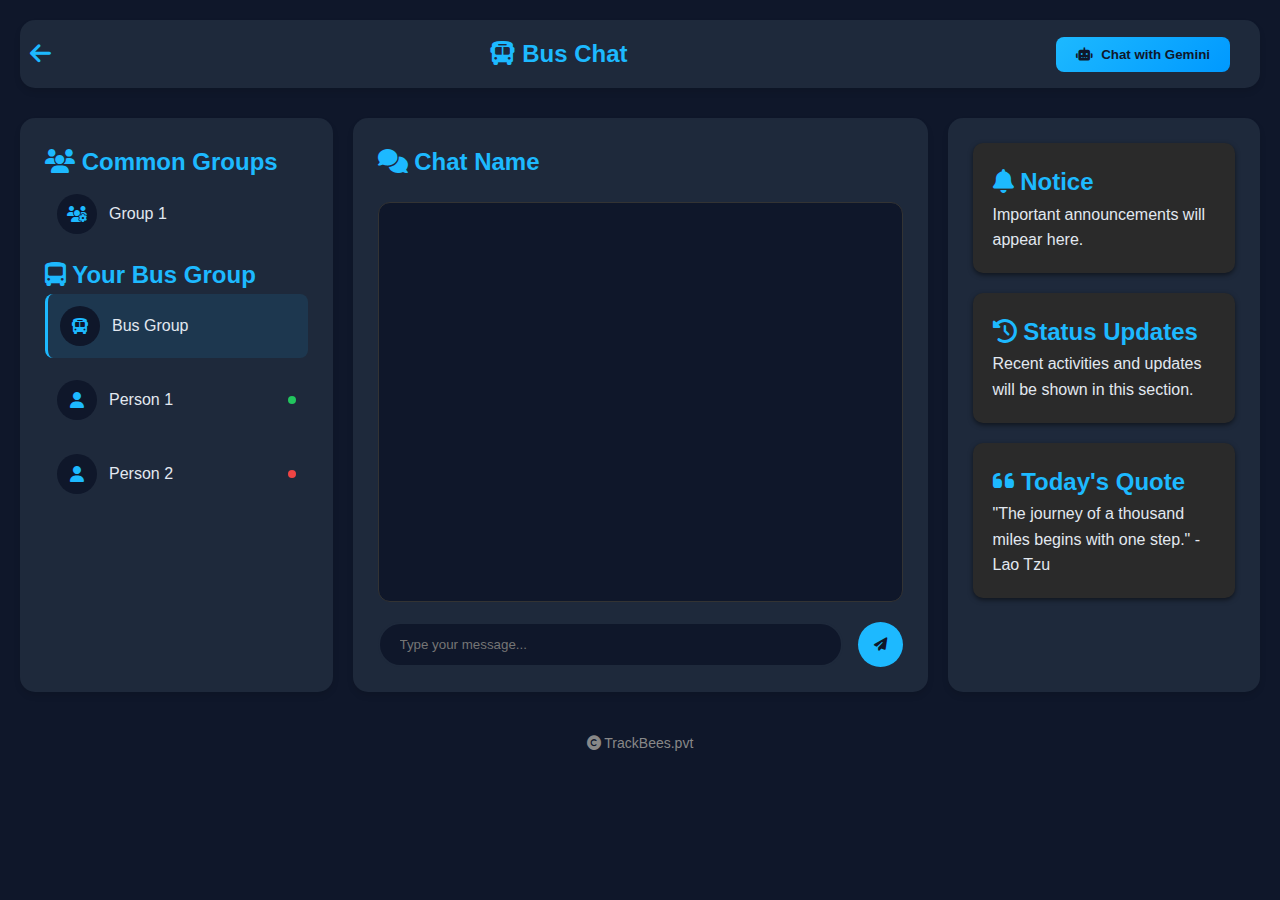
<file: templates/busgroup.html>
<!DOCTYPE html>
<html lang="en">
<head>
    <meta charset="UTF-8">
    <meta name="viewport" content="width=device-width, initial-scale=1.0">
    <title>Bus Chat</title>
    <link rel="icon" type="image/png" sizes="16x16" href="static/resources/favicon-16x16.png">
    <link rel="icon" type="image/png" sizes="32x32" href="static/resources/favicon-32x32.png">
    <link rel="stylesheet" href="https://cdnjs.cloudflare.com/ajax/libs/font-awesome/6.4.0/css/all.min.css">
    <link rel="stylesheet" href="../static/css/bugroup.css">
</head>
<body>
    <div class="container">
        <header>
            <a href="/afterlog" class="back-button">
                <i class="fas fa-arrow-left"></i>
            </a>
            <h1><i class="fas fa-bus"></i> Bus Chat</h1>
            <button class="gemini-button" onclick="openWebsite()">
                <i class="fas fa-robot"></i> Chat with Gemini
            </button>
        </header>
        
        <div class="content">
            <div class="column left-column">
                <h2><i class="fas fa-users"></i> Common Groups</h2>
                <div class="group">
                    <div class="avatar"><i class="fas fa-users-gear"></i></div>
                    <span>Group 1</span>
                </div>
                <h2><i class="fas fa-bus-simple"></i> Your Bus Group</h2>
                <div class="group active">
                    <div class="avatar"><i class="fas fa-bus"></i></div>
                    <span>Bus Group</span>
                </div>
                <div class="person">
                    <div class="avatar"><i class="fas fa-user"></i></div>
                    <span>Person 1</span>
                    <span class="status online"></span>
                </div>
                <div class="person">
                    <div class="avatar"><i class="fas fa-user"></i></div>
                    <span>Person 2</span>
                    <span class="status offline"></span>
                </div>
            </div>
            
            <div class="column middle-column">
                <h2 id="chat-name"><i class="fas fa-comments"></i> Chat Name</h2>
                <div class="chat-area" id="chat-area">
                    <!-- Chat messages will be added here -->
                </div>
                <div class="message-input">
                    <input type="text" id="message-input" placeholder="Type your message...">
                    <button id="send-button">
                        <i class="fas fa-paper-plane"></i>
                    </button>
                </div>
            </div>
            
            <div class="column right-column">
                <div class="notice-box">
                    <h2><i class="fas fa-bell"></i> Notice</h2>
                    <p>Important announcements will appear here.</p>
                </div>
                <div class="status-updates-box">
                    <h2><i class="fas fa-clock-rotate-left"></i> Status Updates</h2>
                    <p>Recent activities and updates will be shown in this section.</p>
                </div>
                <div class="quote-box">
                    <h2><i class="fas fa-quote-left"></i> Today's Quote</h2>
                    <p>"The journey of a thousand miles begins with one step." - Lao Tzu</p>
                </div>
            </div>
        </div>
        
        <footer>
            <p><i class="fas fa-copyright"></i> TrackBees.pvt</p>
        </footer>
    </div>

    <script src="../static/js/busgroup.js"></script>
</body>
</html>
</file>
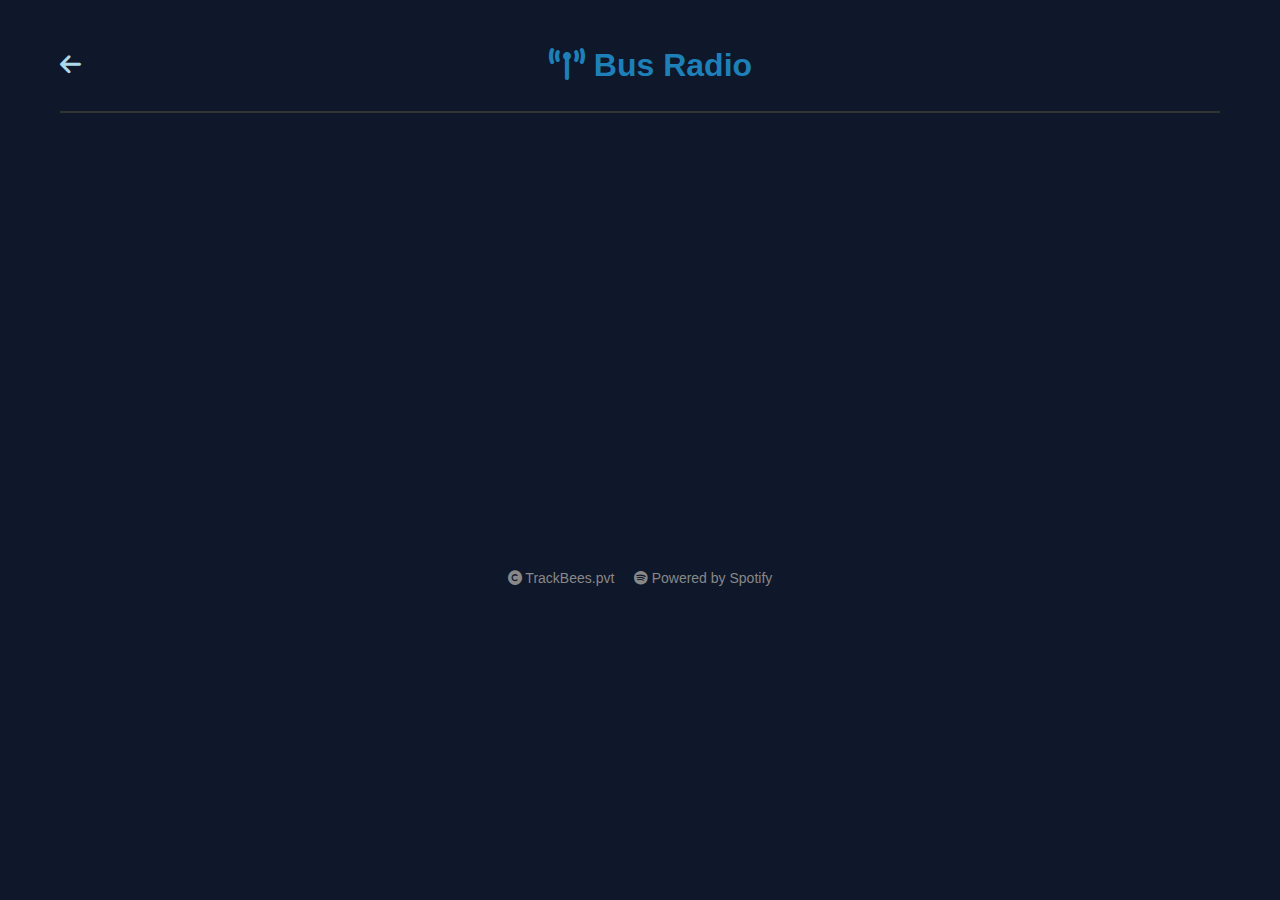
<file: templates/busradio.html>
<!DOCTYPE html>
<html lang="en">
<head>
    <meta charset="UTF-8">
    <meta name="viewport" content="width=device-width, initial-scale=1.0">
    <title>Bus Radio</title>
    <link rel="icon" type="image/png" sizes="16x16" href="static/resources/favicon-16x16.png">
    <link rel="icon" type="image/png" sizes="32x32" href="static/resources/favicon-32x32.png">
    <link href="../static/css/busradio.css" rel="stylesheet"/>
    <link rel="stylesheet" href="https://cdnjs.cloudflare.com/ajax/libs/font-awesome/6.4.0/css/all.min.css">
    <style>
        
    </style>
</head>
<body>
    <div class="container">
        <header>
            <a href="/afterlog" class="back-button"><i class="fas fa-arrow-left"></i></a>
            <h1><i class="fas fa-broadcast-tower"></i> Bus Radio</h1>
        </header>
        
        <div class="content">
            <div class="column">
                <h2><i class="fas fa-users"></i> People in the Room</h2>
                <div class="person"><i class="fas fa-user-circle"></i>John Doe</div>
                <div class="person"><i class="fas fa-user-circle"></i>Jane Smith</div>
                <div class="person"><i class="fas fa-user-circle"></i>Sam Wilson</div>
                <div class="person"><i class="fas fa-user-circle"></i>Alice Brown</div>
            </div>
            
            <div class="column now-playing">
                <h2><i class="fas fa-music"></i> Now Playing</h2>
                <div class="album-art"><i class="fas fa-record-vinyl"></i></div>
                <div class="progress-bar"><div class="progress"></div></div>
                <div class="controls">
                    <button class="control-btn" id="prev"><i class="fas fa-backward"></i></button>
                    <button class="control-btn" id="play-pause"><i class="fas fa-play"></i></button>
                    <button class="control-btn" id="next"><i class="fas fa-forward"></i></button>
                </div>
            </div>
            
            <div class="column">
                <h2><i class="fas fa-list-music"></i> Suggest next song</h2>
                <div class="song"><i class="fas fa-music"></i>Blinding Lights</div>
                <div class="song"><i class="fas fa-music"></i>Levitating</div>
                <div class="song"><i class="fas fa-music"></i>Save Your Tears</div>
                <div class="search-bar">
                    <input type="text" class="search-input" placeholder="Search for a song...">
                    <button class="search-btn"><i class="fas fa-search"></i></button>
                </div>
            </div>
        </div>
        
        <footer>
            <p><i class="fas fa-copyright"></i> TrackBees.pvt &nbsp;&nbsp;&nbsp; <i class="fab fa-spotify"></i> Powered by Spotify</p>
        </footer>
    </div>
    <script src="../static/js/busradio.js"></script>

</body>
</html>
</file>
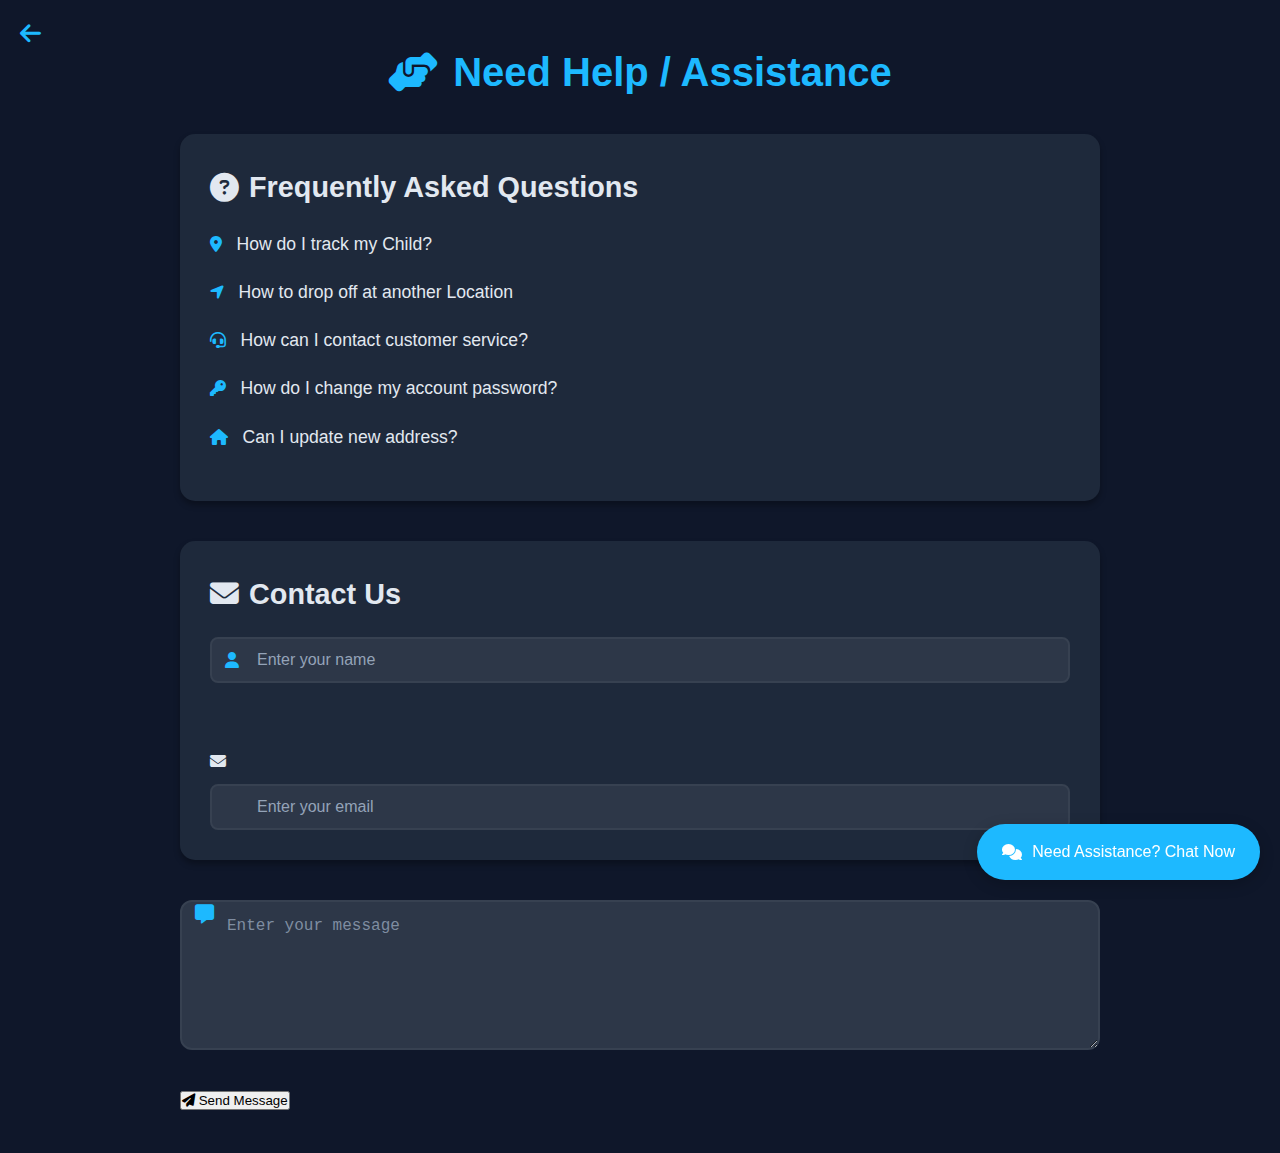
<file: templates/needhelp.html>
<!DOCTYPE html>
<html lang="en">
<head>
    <meta charset="UTF-8">
    <meta name="viewport" content="width=device-width, initial-scale=1.0">
    <title>Need Help / Assistance</title>
    <link rel="icon" type="image/png" sizes="16x16" href="static/resources/favicon-16x16.png">
    <link rel="icon" type="image/png" sizes="32x32" href="static/resources/favicon-32x32.png">
    <link href="../static/css/needhelp.css" rel="stylesheet"/>
    <link rel="stylesheet" href="https://cdnjs.cloudflare.com/ajax/libs/font-awesome/6.4.0/css/all.min.css">
    <style>
        @media (max-width: 768px) {
            .help-container {
                padding: 20px;
            }

            h1 {
                font-size: 2rem;
            }

            .section {
                padding: 15px;
            }

            .section h2 {
                font-size: 1.5rem;
            }

            .faq-list li a {
                font-size: 0.9rem;
            }

            .contact-form label {
                font-size: 1rem;
            }

            .contact-form input, .contact-form textarea {
                font-size: 0.9rem;
            }

            .contact-form button {
                font-size: 0.9rem;
            }

            .chat-box {
                padding: 15px;
                font-size: 0.9rem;
            }

            .live-chat {
                width: 90%;
                height: 300px;
                bottom: 60px;
            }

            .live-chat .chat-header {
                font-size: 1rem;
            }

            .live-chat .chat-footer input {
                font-size: 0.9rem;
            }

            .live-chat .chat-footer button {
                font-size: 0.9rem;
            }
        }
    </style>
</head>
<body>

    <div class="help-container">
        <button class="back-button" onclick="startJourney()">
            <i class="fas fa-arrow-left"></i>
        </button>
        <h1><i class="fas fa-hands-helping"></i> Need Help / Assistance</h1>

        <!-- FAQ Section -->
        <div class="section">
            <h2><i class="fas fa-question-circle"></i> Frequently Asked Questions</h2>
            <ul class="faq-list">
                <li><i class="fas fa-map-marker-alt"></i> <a href="#">How do I track my Child?</a></li>
                <li><i class="fas fa-location-arrow"></i> <a href="#">How to drop off at another Location</a></li>
                <li><i class="fas fa-headset"></i> <a href="#">How can I contact customer service?</a></li>
                <li><i class="fas fa-key"></i> <a href="#">How do I change my account password?</a></li>
                <li><i class="fas fa-home"></i> <a href="#">Can I update new address?</a></li>
            </ul>
        </div>

        <!-- Contact Form Section -->
        <div class="section">
            <h2><i class="fas fa-envelope"></i> Contact Us</h2>
            <form class="contact-form">
                <div class="input-group">
                    <i class="fas fa-user"></i>
                    <input type="text" id="name" name="name" placeholder="Enter your name">
                </div>

                <div class="input-group"></div>
                    <i class="fas fa-envelope"></i>
                    <input type="email" id="email" name="email" placeholder="Enter your email">
                </div>

                <div class="input-group message-group">
                    <i class="fas fa-message"></i>
                    <textarea id="message" name="message" placeholder="Enter your message" rows="5"></textarea>
                    <div class="textarea-border"></div>
                </div>

                <button type="button" id="submitBtn" onclick="submitForm()">
                    <i class="fas fa-paper-plane"></i>
                    <span>Send Message</span>
                </button>
            </form>
        </div>
    </div>

    <!-- Chat Box Section -->
    <div class="chat-box" onclick="toggleChat()">
        <i class="fas fa-comments"></i> Need Assistance? Chat Now
    </div>

    <!-- Live Chat Section -->
    <div class="live-chat" id="liveChat">
        <div class="chat-header">
            <i class="fas fa-headset"></i> Live Chat
            <button class="close-chat" onclick="toggleChat()">
                <i class="fas fa-times"></i>
            </button>
        </div>
        <div class="chat-body" id="chatBody">
            <!-- Chat messages will appear here -->
        </div>
        <div class="chat-footer">
            <input type="text" id="chatInput" placeholder="Type a message...">
            <button onclick="sendMessage()">
                <i class="fas fa-paper-plane"></i>
            </button>
        </div>
    </div>

    <script>
        // Function to toggle live chat visibility
        function toggleChat() {
            const chatBox = document.getElementById('liveChat');
            chatBox.style.display = chatBox.style.display === 'none' ? 'block' : 'none';
        }

        function startJourney() {
            window.location.href = "{{ url_for('afterlog') }}"; // Use url_for to reference the afterlog route
        }

        // Ensure live chat is closed by default on mobile view
        document.addEventListener('DOMContentLoaded', () => {
            if (window.innerWidth <= 768) {
                document.getElementById('liveChat').style.display = 'none';
            }
        });

        // Function to simulate form submission
        function submitForm() {
            const submitBtn = document.getElementById('submitBtn');
            const icon = submitBtn.querySelector('i');
            const span = submitBtn.querySelector('span');
            const originalIcon = icon.className;
            
            const name = document.getElementById('name').value;
            const email = document.getElementById('email').value;
            const message = document.getElementById('message').value;

            if (name && email && message) {
                // Add loading state
                submitBtn.classList.add('loading');
                icon.className = 'fas fa-spinner';
                span.textContent = 'Sending...';
                
                // Simulate sending (replace with actual API call)
                setTimeout(() => {
                    submitBtn.classList.remove('loading');
                    icon.className = 'fas fa-check';
                    span.textContent = 'Sent Successfully!';
                    
                    // Reset form
                    document.querySelector('.contact-form').reset();
                    
                    // Reset button after 2 seconds
                    setTimeout(() => {
                        icon.className = originalIcon;
                        span.textContent = 'Send Message';
                    }, 2000);
                    
                }, 1500);
            } else {
                alert('Please fill out all fields.');
            }
        }

        // Function to send a message in live chat
        function sendMessage() {
            const chatInput = document.getElementById('chatInput');
            const chatBody = document.getElementById('chatBody');
            const message = chatInput.value.trim();

            if (message) {
                const messageDiv = document.createElement('div');
                messageDiv.classList.add('message');
                messageDiv.textContent = message;

                chatBody.appendChild(messageDiv);
                chatBody.scrollTop = chatBody.scrollHeight; // Scroll to bottom
                chatInput.value = ''; // Clear input field

                // Simulate reply from support
                setTimeout(() => {
                    const replyDiv = document.createElement('div');
                    replyDiv.classList.add('message');
                    replyDiv.textContent = "Support: We'll be with you shortly!";
                    chatBody.appendChild(replyDiv);
                    chatBody.scrollTop = chatBody.scrollHeight;
                }, 1000);
            }
        }
    </script>

</body>
</html>
</file>
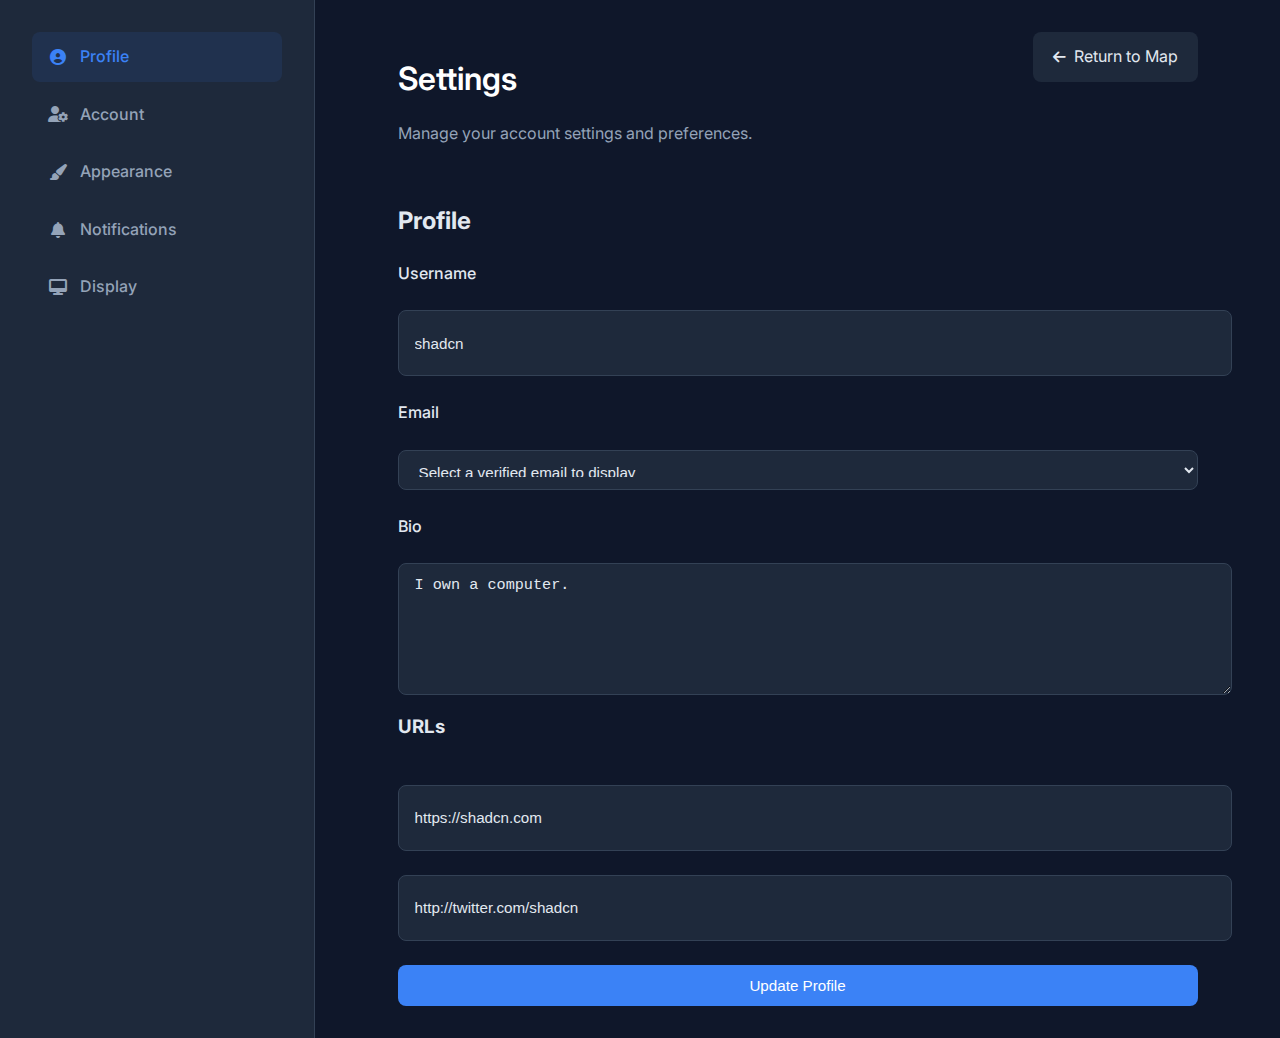
<file: templates/ui.html>
<!DOCTYPE html>
<html lang="en">
<head>
    <meta charset="UTF-8">
    <meta name="viewport" content="width=device-width, initial-scale=1.0">
    <title>Settings</title>
    <link rel="icon" type="image/png" sizes="16x16" href="static/resources/favicon-16x16.png">
    <link rel="icon" type="image/png" sizes="32x32" href="static/resources/favicon-32x32.png">
    <link rel="stylesheet" href="/static/css/ui.css">
    <link rel="stylesheet" href="https://cdnjs.cloudflare.com/ajax/libs/font-awesome/6.4.0/css/all.min.css">
    <link href="https://fonts.googleapis.com/css2?family=Inter:wght@400;500;600&display=swap" rel="stylesheet">
</head>
<body>
    <div class="container">
        <nav class="sidebar">
            <ul>
                <li><a href="#profile"><i class="fas fa-user-circle"></i><span>Profile</span></a></li>
                <li><a href="#account"><i class="fas fa-user-cog"></i><span>Account</span></a></li>
                <li><a href="#appearance"><i class="fas fa-paint-brush"></i><span>Appearance</span></a></li>
                <li><a href="#notifications"><i class="fas fa-bell"></i><span>Notifications</span></a></li>
                <li><a href="#display"><i class="fas fa-desktop"></i><span>Display</span></a></li>
            </ul>
        </nav>
        <main class="content">
            <header>
                <div class="header-content">
                    <div>
                        <h1>Settings</h1>
                        <p>Manage your account settings and preferences.</p>
                    </div>
                    <a href="/map" class="return-button">
                        <i class="fas fa-arrow-left"></i>
                        Return to Map
                    </a>
                </div>
            </header>
            <section id="settings-content">
                <!-- Content for each settings page will be inserted here -->
            </section>
        </main>
    </div>
    <script src="/static/js/ui.js"></script>
</body>
</html>
</file>
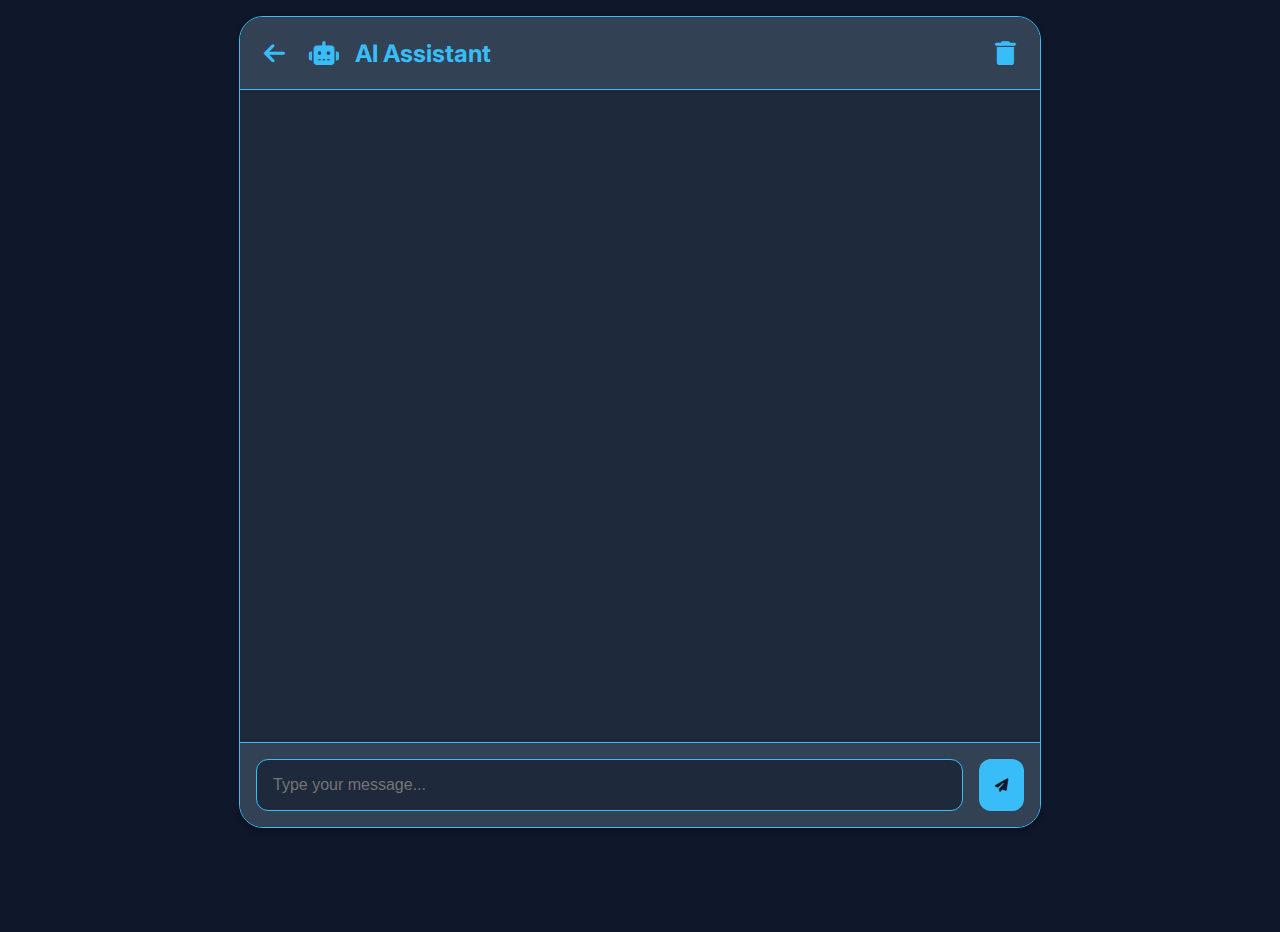
<file: templates/chat/chat.html>
<!DOCTYPE html>
<html lang="en">
<head>
    <meta charset="UTF-8">
    <meta name="viewport" content="width=device-width, initial-scale=1.0">
    <title>AI Chat Assistant</title>
    <link rel="stylesheet" href="https://cdnjs.cloudflare.com/ajax/libs/font-awesome/6.4.0/css/all.min.css">
    <link href="https://fonts.googleapis.com/css2?family=Inter:wght@400;500;600;700&display=swap" rel="stylesheet">
    <link href="/static/css/chat.css" rel="stylesheet">
</head>
<body>
    <div class="container">
        <div class="chat-header">
            <a href="/afterlog" class="back-button">
                <i class="fas fa-arrow-left"></i>
            </a>
            <i class="fas fa-robot"></i>
            <h1>AI Assistant</h1>
            <button id="clear-chat" class="clear-button">
                <i class="fas fa-trash"></i>
            </button>
        </div>
        
        <div class="chat-messages" id="chat-messages">
            <div class="message bot-message">
                <i class="fas fa-robot"></i>
                <div class="message-content">
                    Hello! How can I help you today?
                </div>
            </div>
        </div>

        <div class="chat-input-container">
            <form id="chat-form">
                <input type="text" id="user-input" placeholder="Type your message..." autocomplete="off">
                <button type="submit">
                    <i class="fas fa-paper-plane"></i>
                </button>
            </form>
        </div>
    </div>
    <script src="/static/js/chat.js"></script>
</body>
</html>
</file>
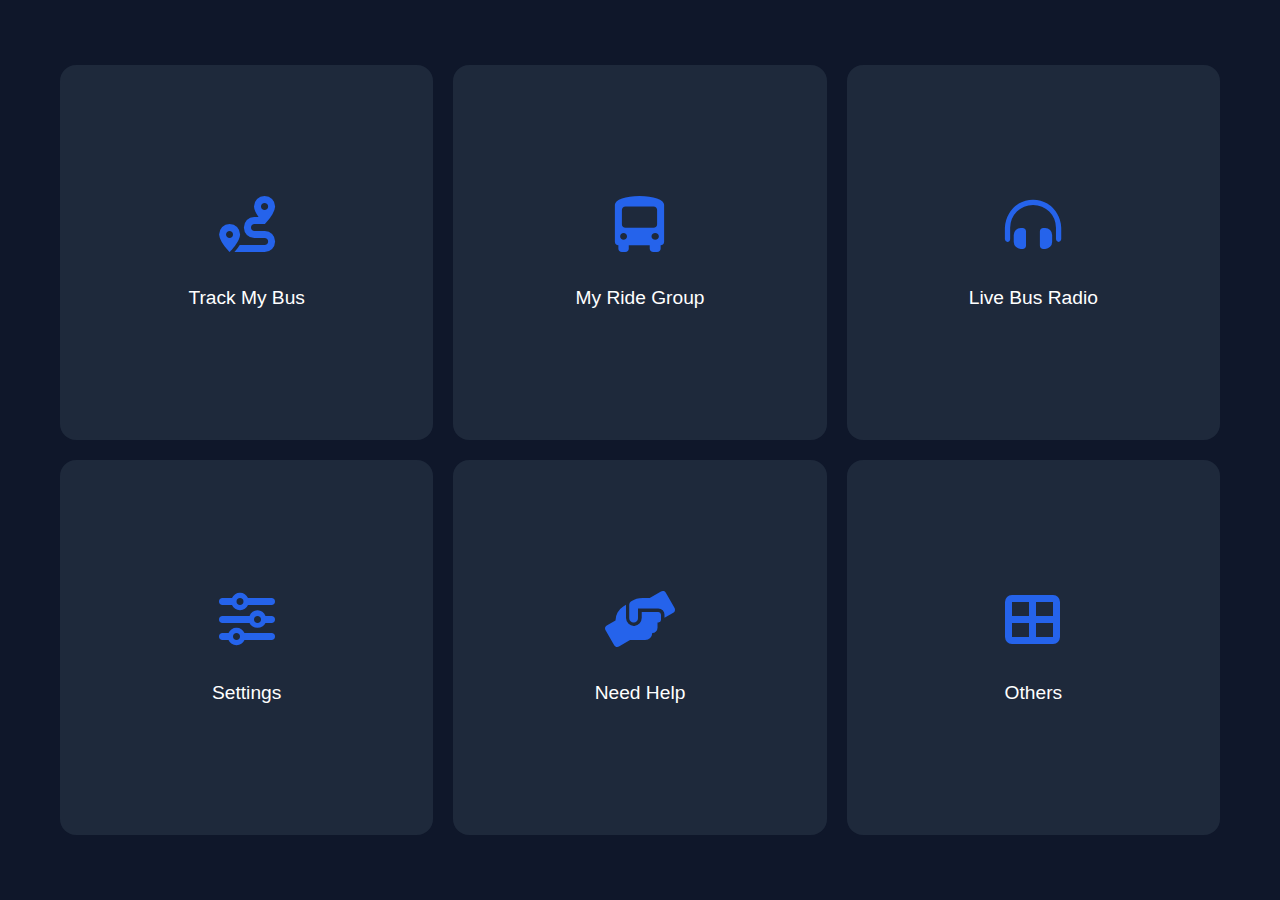
<file: static/resources/afterlog/tiles.html>
<!DOCTYPE html>
<html lang="en">
<head>
    <meta charset="UTF-8">
    <meta name="viewport" content="width=device-width, initial-scale=1.0">
    <title>Bus App</title>
    <link rel="stylesheet" href="https://cdnjs.cloudflare.com/ajax/libs/font-awesome/6.0.0/css/all.min.css">
    <link rel="stylesheet" href="/static/css/tiles.css">
</head>
<body>
    <div class="container">
        <a href="..\map.html" class="box box1">
            <i class="fas fa-route"></i>
            <span>Track My Bus</span>
        </a>
        <a href="..\busgroup\index.html" class="box box2">
            <i class="fas fa-bus-alt"></i>
            <span>My Ride Group</span>
        </a>
        <a href="..\busradio\index.html" class="box box3">
            <i class="fas fa-headphones-alt"></i>
            <span>Live Bus Radio</span>
        </a>
        <a href="..\ui\index.html" class="box box4">
            <i class="fas fa-sliders-h"></i>
            <span>Settings</span>
        </a>
        <a href="..\needhelp\needhelp.html" class="box box5">
            <i class="fas fa-hands-helping"></i>
            <span>Need Help</span>
        </a>
        <a href="..\index.html" class="box box6">
            <i class="fas fa-th-large"></i>
            <span>Others</span>
        </a>
    </div>
</body>
</html>
</file>
<file: static/css/bugroup.css>
:root {
    --dark: #0f172a;
    --surface: #1e293b;
    --primary: #1DB9FF;
    --text: #e2e8f0;
    --muted: #64748b;
    --success: #22c55e;
    --error: #ef4444;
}

* {
    box-sizing: border-box;
    margin: 0;
    padding: 0;
}
body {
    font-family: 'Inter', sans-serif;
    background-color: var(--dark);
    color: var(--text);
    line-height: 1.6;
}
h1, h2 {
    color: #1DB9FF;
}
.container {
    max-width: 1400px;
    margin: 0 auto;
    padding: 20px;
}
header {
    background: var(--surface);
    padding: 15px 30px;
    border-radius: 15px;
    display: flex;
    align-items: center;
    gap: 20px;
    margin-bottom: 30px;
    box-shadow: 0 4px 6px rgba(0, 0, 0, 0.1);
    position: relative; /* Allows absolute positioning of the back button */
}

.back-button {
    background: none;
    border: none;
    font-size: 1.5rem;
    color: var(--primary);
    cursor: pointer;
    position: absolute;
    left: 10px; /* Position it to the far left of the header */
    transition: transform 0.3s ease;
}

.back-button:hover {
    transform: translateX(-5px);
}

.gemini-button {
    background: linear-gradient(135deg, var(--primary), #0099ff);
    color: var(--dark);
    border: none;
    padding: 10px 20px;
    border-radius: 8px;
    cursor: pointer;
    font-weight: 600;
    display: flex;
    align-items: center;
    gap: 8px;
    transition: all 0.3s ease;
}

.gemini-button:hover {
    transform: translateY(-2px);
    box-shadow: 0 4px 12px rgba(29, 185, 255, 0.2);
}

h1 {
    font-size: 24px;
    text-align: center;
    flex-grow: 1;
    margin-left: 30px; /* Optional: Prevent the heading from overlapping the back button */
}

.content {
    display: flex;
    gap: 20px;
    margin-top: 20px;
    flex-wrap: wrap; /* Allow columns to wrap on smaller screens */
}
.column {
    background: var(--surface);
    border-radius: 15px;
    padding: 25px;
    box-shadow: 0 4px 6px rgba(0, 0, 0, 0.1);
}
.left-column, .right-column {
    flex: 1;
}
.middle-column {
    flex: 2;
}
.group, .person {
    padding: 12px;
    border-radius: 8px;
    margin-bottom: 10px;
    display: flex;
    align-items: center;
    gap: 12px;
    transition: all 0.3s ease;
    cursor: pointer;
}

.group:hover, .person:hover {
    background: rgba(255, 255, 255, 0.05);
}

.active {
    background: rgba(29, 185, 255, 0.1);
    border-left: 3px solid var(--primary);
}

.avatar {
    width: 40px;
    height: 40px;
    border-radius: 50%;
    background: var(--dark);
    display: flex;
    align-items: center;
    justify-content: center;
    color: var(--primary);
}

.status {
    width: 8px;
    height: 8px;
    border-radius: 50%;
    margin-left: auto;
}

.status.online {
    background: var(--success);
}

.status.offline {
    background: var(--error);
}

.chat-area {
    height: 400px;
    overflow-y: auto;
    border: 1px solid #333;
    border-radius: 12px;
    padding: 20px;
    margin: 20px 0;
    background-color: var(--dark);
}
.message-input {
    display: flex;
    gap: 15px;
}
.message-input input {
    flex-grow: 1;
    padding: 12px 20px;
    border: 2px solid var(--surface);
    border-radius: 25px;
    background-color: var(--dark);
    color: var(--text);
    transition: border-color 0.3s ease;
}

.message-input input:focus {
    border-color: var(--primary);
    outline: none;
}

.message-input button {
    background: var(--primary);
    color: var(--dark);
    border: none;
    width: 45px;
    height: 45px;
    border-radius: 50%;
    cursor: pointer;
    transition: all 0.3s ease;
}

.message-input button:hover {
    transform: scale(1.1);
}
.notice-box, .status-updates-box, .quote-box {
    background-color: #2a2a2a;
    border-radius: 10px;
    padding: 20px;
    margin-bottom: 20px;
    box-shadow: 0 2px 5px rgba(0, 0, 0, 0.5);
}
footer {
    text-align: center;
    margin-top: 40px;
    font-size: 14px;
    color: #888;
}

@media (max-width: 768px) {
    .content {
        flex-direction: column; /* Stack columns vertically on small screens */
    }
    .gemini-button {
        font-size: 12px; /* Adjust button font size for smaller screens */
        padding: 8px 12px;
    }
    .message-input input, .message-input button {
        padding: 8px; /* Adjust input and button padding for smaller screens */
    }
    .chat-area {
        height: 200px; /* Reduce chat area height for smaller screens */
    }
    h1 {
        font-size: 20px; /* Adjust heading font size for smaller screens */
    }
    h2 {
        font-size: 18px; /* Adjust subheading font size for smaller screens */
    }
}
</file>
<file: static/css/busradio.css>
* {
    box-sizing: border-box;
    margin: 0;
    padding: 0;
}
body {
    font-family: 'Arial', sans-serif;
    background-color: #0f172a;
    color: #e2e8f0;
    line-height: 1.6;
}
.container {
    max-width: 1200px;
    margin: 0 auto;
    padding: 20px;
}
header {
    display: flex;
    justify-content: space-between;
    align-items: center;
    padding: 20px 0;
    border-bottom: 2px solid #333;
    animation: slideIn 1s ease-in-out;
}
@keyframes slideIn {
    from { opacity: 0; transform: translateY(-20px); }
    to { opacity: 1; transform: translateY(0); }
}
.back-button {
    background: none;
    border: none;
    color: #add8e6;
    font-size: 24px;
    cursor: pointer;
    transition: color 0.3s ease;
}
.back-button:hover {
    color: #1DB954;
}
h1 {
    font-size: 32px;
    text-align: center;
    flex-grow: 1;
    color: #1d80b9;
}
.content {
    display: flex;
    gap: 20px;
    margin-top: 20px;
    opacity: 0;
    animation: fadeIn 1s 0.5s forwards;
}
@keyframes fadeIn {
    to { opacity: 1; }
}
.column {
    flex: 1;
    background-color: #1e293b;
    border-radius: 15px;
    padding: 20px;
    box-shadow: 0 4px 6px rgba(0, 0, 0, 0.3);
    transition: transform 0.3s ease;
}

.column:hover {
    transform: translateY(-5px);
}

h2 {
    font-size: 24px;
    margin-bottom: 20px;
    color: #38bdf8;
}
.person, .song {
    display: flex;
    align-items: center;
    margin-bottom: 15px;
}
.person i, .song i {
    font-size: 24px;
    color: #38bdf8;
    margin-right: 15px;
}
.avatar {
    width: 40px;
    height: 40px;
    border-radius: 50%;
    background-color: #333;
    margin-right: 15px;
}
.now-playing {
    display: flex;
    flex-direction: column;
    align-items: center;
}
.album-art {
    width: 200px;
    height: 200px;
    background-color: #1e293b;
    border: 2px solid #38bdf8;
    display: flex;
    align-items: center;
    justify-content: center;
}

.album-art i {
    font-size: 64px;
    color: #38bdf8;
}

.controls {
    display: flex;
    gap: 20px;
}
.control-btn {
    background: #334155;
    border: none;
    color: #38bdf8;
    font-size: 24px;
    cursor: pointer;
    transition: all 0.3s ease;
    padding: 15px;
    border-radius: 50%;
    width: 50px;
    height: 50px;
    display: flex;
    align-items: center;
    justify-content: center;
}
.control-btn:hover {
    background-color: #38bdf8;
    color: #0f172a;
    transform: scale(1.1);
}
.progress-bar {
    width: 100%;
    height: 5px;
    background-color: #333;
    margin: 20px 0;
    border-radius: 5px;
    overflow: hidden;
}
.progress {
    width: 30%;
    height: 100%;
    background-color: #1DB954;
}
.search-bar {
    display: flex;
    margin-top: 20px;
}
.search-input {
    flex-grow: 1;
    padding: 10px;
    border: none;
    border-radius: 20px 0 0 20px;
    background-color: #1e293b;
    border: 2px solid #38bdf8;
    color: #e2e8f0;
}
.search-input::placeholder {
    color: #aaa;
}
.search-btn {
    padding: 10px 20px;
    border: none;
    border-radius: 0 20px 20px 0;
    background-color: #38bdf8;
    color: #0f172a;
    cursor: pointer;
    transition: background-color 0.3s ease;
}
.search-btn:hover {
    background-color: #0ea5e9;
}
footer {
    text-align: center;
    margin-top: 40px;
    font-size: 14px;
    color: #888;
}

/* Mobile view adjustments */
@media (max-width: 768px) {
    .container {
        padding: 10px;
    }
    header {
        flex-direction: column;
        align-items: flex-start;
    }
    h1 {
        font-size: 24px;
        text-align: left;
    }
    .content {
        flex-direction: column;
        gap: 10px;
    }
    .column {
        padding: 10px;
    }
    .album-art {
        width: 150px;
        height: 150px;
    }
    .controls {
        flex-direction: column;
        gap: 10px;
    }
    .search-bar {
        flex-direction: column;
    }
    .search-input {
        border-radius: 20px;
        margin-bottom: 10px;
    }
    .search-btn {
        border-radius: 20px;
    }
}
</file>
<file: static/css/needhelp.css>
* {
    margin: 0;
    padding: 0;
    box-sizing: border-box;
}

body {
    font-family: 'Segoe UI', Tahoma, Geneva, Verdana, sans-serif;
    background-color: #0f172a;
    color: #e2e8f0;
    line-height: 1.6;
}

.help-container {
    max-width: 1000px;
    margin: 0 auto;
    padding: 40px;
}

h1 {
    text-align: center;
    font-size: 2.5rem;
    margin-bottom: 30px;
    color: #1DB9FF;
    display: flex;
    align-items: center;
    justify-content: center;
    gap: 15px;
}

.section {
    margin-bottom: 40px;
    background-color: #1e293b;
    padding: 30px;
    border-radius: 15px;
    box-shadow: 0 4px 6px rgba(0, 0, 0, 0.3);
    transition: transform 0.3s ease;
}

.section:hover {
    transform: translateY(-5px);
}

.section h2 {
    font-size: 1.8rem;
    color: #e2e8f0;
    margin-bottom: 20px;
    display: flex;
    align-items: center;
    gap: 10px;
}

.faq-list {
    list-style-type: none;
}

.faq-list li {
    margin-bottom: 20px;
    transition: transform 0.2s ease;
}

.faq-list li:hover {
    transform: translateX(10px);
}

.faq-list li i {
    color: #1DB9FF;
    margin-right: 10px;
}

.faq-list li a {
    color: #e2e8f0;
    text-decoration: none;
    font-size: 1.1rem;
}

.input-group {
    position: relative;
    margin-bottom: 20px;
}

.input-group i {
    position: absolute;
    left: 15px;
    top: 50%;
    transform: translateY(-50%);
    color: #1DB9FF;
}

.contact-form {
    display: flex;
    flex-direction: column;
    gap: 15px;
}

.contact-form label {
    font-size: 1.1rem;
    font-weight: bold;
    color: #f8f9fa;
}

.contact-form input,
.contact-form textarea {
    width: 100%;
    padding: 12px 45px;
    background-color: #2d3748;
    border: 2px solid #374151;
    border-radius: 8px;
    font-size: 1rem;
    transition: border-color 0.3s ease;
    color: #e2e8f0;
}

.contact-form input:focus,
.contact-form textarea:focus {
    border-color: #1DB9FF;
    outline: none;
}

.contact-form input::placeholder,
.contact-form textarea::placeholder {
    color: #94a3b8;
}

.contact-form textarea {
    height: 150px;
}

.contact-form button {
    width: 100%;
    padding: 16px;
    background: linear-gradient(135deg, #1DB9FF, #0099ff);
    color: white;
    border: none;
    border-radius: 12px;
    font-size: 1.1rem;
    font-weight: 600;
    cursor: pointer;
    transition: all 0.3s ease;
    display: flex;
    align-items: center;
    justify-content: center;
    gap: 12px;
    position: relative;
    overflow: hidden;
    box-shadow: 0 4px 15px rgba(29, 185, 255, 0.2);
}

.contact-form button i {
    font-size: 1.2rem;
    transition: all 0.3s ease;
}

.contact-form button:hover {
    transform: translateY(-2px);
    box-shadow: 0 6px 20px rgba(29, 185, 255, 0.3);
    background: linear-gradient(135deg, #0099ff, #1DB9FF);
}

.contact-form button:active {
    transform: translateY(0);
    box-shadow: 0 2px 10px rgba(29, 185, 255, 0.2);
}

.contact-form button:hover i {
    transform: translateX(3px) rotate(-10deg);
}

.contact-form button::before {
    content: '';
    position: absolute;
    top: 0;
    left: -100%;
    width: 100%;
    height: 100%;
    background: linear-gradient(
        90deg,
        transparent,
        rgba(255, 255, 255, 0.2),
        transparent
    );
    transition: 0.5s;
}

.contact-form button:hover::before {
    left: 100%;
}

/* Add this if you want to show a loading state */
.contact-form button.loading {
    opacity: 0.8;
    cursor: wait;
}

.contact-form button.loading i {
    animation: rotate 1s linear infinite;
}

@keyframes rotate {
    from {
        transform: rotate(0deg);
    }
    to {
        transform: rotate(360deg);
    }
}

.chat-box {
    position: fixed;
    bottom: 20px;
    right: 20px;
    background-color: #1DB9FF;
    color: white;
    padding: 15px 25px;
    border-radius: 30px;
    box-shadow: 0 4px 15px rgba(0, 0, 0, 0.2);
    cursor: pointer;
    font-weight: 500;
    display: flex;
    align-items: center;
    gap: 10px;
    transition: transform 0.3s ease;
}

.chat-box:hover {
    transform: translateY(-5px);
}

.live-chat {
    display: none;
    position: fixed;
    bottom: 90px;
    right: 20px;
    width: 350px;
    height: 450px;
    background-color: #1e293b;
    border: 1px solid #2d3748;
    border-radius: 15px;
    box-shadow: 0 4px 15px rgba(0, 0, 0, 0.1);
    overflow: hidden;
}

.chat-header {
    background-color: #1DB9FF;
    color: white;
    padding: 15px;
    font-weight: 500;
    display: flex;
    align-items: center;
    justify-content: space-between;
}

.close-chat {
    background: none;
    border: none;
    color: white;
    cursor: pointer;
    font-size: 1.2rem;
}

.chat-body {
    padding: 20px;
    height: calc(100% - 120px);
    overflow-y: auto;
    color: #e2e8f0;
}

.chat-footer {
    padding: 15px;
    background-color: #2d3748;
    display: flex;
    gap: 10px;
}

.chat-footer input {
    flex-grow: 1;
    padding: 10px 15px;
    background-color: #1e293b;
    border: 2px solid #374151;
    border-radius: 20px;
    font-size: 0.9rem;
    color: #e2e8f0;
}

.chat-footer button {
    background-color: #1DB9FF;
    color: white;
    border: none;
    width: 40px;
    height: 40px;
    border-radius: 50%;
    cursor: pointer;
    transition: background-color 0.3s ease;
}

.chat-footer button:hover {
    background-color: #0099ff;
}

.message {
    background-color: #2d3748;
    padding: 10px 15px;
    margin: 5px 0;
    border-radius: 10px;
    max-width: 80%;
}

.message.sent {
    background-color: #1DB9FF;
    color: #fff;
    margin-left: auto;
}

.message.received {
    background-color: #2d3748;
    color: #e2e8f0;
    margin-right: auto;
}

.message-group {
    position: relative;
    margin-bottom: 30px;
}

.message-group i {
    position: absolute;
    left: 15px;
    top: 15px;
    color: #1DB9FF;
    font-size: 1.2rem;
    z-index: 2;
    transition: all 0.3s ease;
}

.message-group textarea {
    width: 100%;
    min-height: 150px;
    padding: 15px 15px 15px 45px;
    background-color: #2d3748;
    border: 2px solid #374151;
    border-radius: 12px;
    font-size: 1rem;
    color: #e2e8f0;
    resize: vertical;
    transition: all 0.3s ease;
}

.message-group textarea:focus {
    border-color: #1DB9FF;
    outline: none;
    box-shadow: 0 0 0 3px rgba(29, 185, 255, 0.1);
}

.message-group textarea:focus + i {
    color: #1DB9FF;
    transform: translateY(-2px);
}

.message-group:hover i {
    transform: scale(1.1);
}

.message-group textarea::placeholder {
    color: #94a3b8;
    opacity: 0.8;
}

.textarea-border {
    position: absolute;
    bottom: 0;
    left: 0;
    width: 0;
    height: 2px;
    background: #1DB9FF;
    transition: width 0.3s ease;
}

.message-group textarea:focus ~ .textarea-border {
    width: 100%;
}

.back-button {
    position: absolute;
    left: 20px;
    top: 20px;
    background: none;
    border: none;
    font-size: 1.5rem;
    color: #1DB9FF;
    cursor: pointer;
    transition: transform 0.3s ease;
}

.back-button:hover {
    transform: translateX(-5px);
}

@media (max-width: 768px) {
    .help-container {
        padding: 20px;
    }

    h1 {
        font-size: 2rem;
    }

    .section {
        padding: 15px;
    }

    .section h2 {
        font-size: 1.5rem;
    }

    .faq-list li a {
        font-size: 0.9rem;
    }

    .contact-form label {
        font-size: 1rem;
    }

    .contact-form input, .contact-form textarea {
        font-size: 0.9rem;
    }

    .contact-form button {
        font-size: 0.9rem;
    }

    .chat-box {
        padding: 15px;
        font-size: 0.9rem;
    }

    .live-chat {
        width: 90%;
        height: 300px;
        bottom: 60px;
    }

    .live-chat .chat-header {
        font-size: 1rem;
    }

    .live-chat .chat-footer input {
        font-size: 0.9rem;
    }

    .live-chat .chat-footer button {
        font-size: 0.9rem;
    }
}
</file>
<file: static/css/ui.css>
:root {
    --background: #0f172a;
    --sidebar-bg: #1e293b;
    --primary: #3b82f6;
    --primary-hover: #2563eb;
    --text: #e2e8f0;
    --text-muted: #94a3b8;
    --border: #334155;
    --input-bg: #1e293b;
}

body {
    font-family: 'Inter', -apple-system, BlinkMacSystemFont, sans-serif;
    margin: 0;
    padding: 0;
    background-color: var(--background);
    color: var(--text);
    line-height: 1.6;
}

.container {
    display: flex;
    min-height: 100vh;
    transition: all 0.3s ease;
}

.sidebar {
    width: 250px;
    background-color: var(--sidebar-bg);
    padding: 2rem;
    border-right: 1px solid var(--border);
    transition: width 0.3s;
}

.sidebar ul {
    list-style-type: none;
    padding: 0;
    margin: 0;
}

.sidebar li {
    margin-bottom: 0.5rem;
}

.sidebar a {
    color: var(--text-muted);
    text-decoration: none;
    display: flex;
    align-items: center;
    padding: 0.75rem 1rem;
    border-radius: 0.5rem;
    transition: all 0.2s ease;
    font-weight: 500;
}

.sidebar a:hover,
.sidebar a.active {
    background-color: rgba(59, 130, 246, 0.1);
    color: var(--primary);
}

.sidebar a i {
    margin-right: 12px;
    width: 20px;
    text-align: center;
    pointer-events: none; /* Prevents icon from intercepting clicks */
}

.sidebar a span {
    pointer-events: none; /* Prevents text from intercepting clicks */
}

.content {
    flex-grow: 1;
    padding: 2rem 3rem;
    max-width: 800px;
    margin: 0 auto;
    transition: padding 0.3s;
}

header {
    margin-bottom: 2.5rem;
}

h1 {
    font-size: 2rem;
    font-weight: 600;
    margin-bottom: 0.5rem;
    color: white;
}

p {
    font-size: 16px;
    color: var(--text-muted);
}

/* Form Controls */
input[type="text"],
input[type="email"],
input[type="url"],
input[type="date"],
select,
textarea {
    width: 100%;
    max-width: none;
    height: 40px; /* Set a consistent height */
    padding: 0.75rem 1rem;
    background-color: var(--input-bg);
    border: 1px solid var(--border);
    color: var(--text);
    border-radius: 0.5rem;
    transition: all 0.2s ease;
    font-size: 0.95rem;
}

textarea {
    height: 100%;
    min-height: 80px;
}

input:focus,
select:focus,
textarea:focus {
    outline: none;
    border-color: var(--primary);
    box-shadow: 0 0 0 2px rgba(59, 130, 246, 0.2);
}

button {
    background-color: var(--primary);
    color: white;
    border: none;
    padding: 0.75rem 1.5rem;
    border-radius: 0.5rem;
    font-weight: 500;
    font-size: 0.95rem;
    transition: all 0.2s ease;
}

button:hover {
    background-color: var(--primary-hover);
    transform: translateY(-1px);
}

/* Toggle switch styles */
.toggle-switch {
    position: relative;
    display: inline-block;
    width: 52px;
    height: 28px;
}

.toggle-switch input {
    opacity: 0;
    width: 0;
    height: 0;
}

.slider {
    position: absolute;
    cursor: pointer;
    top: 0;
    left: 0;
    right: 0;
    bottom: 0;
    background-color: var(--border);
    transition: .4s;
    border-radius: 28px;
}

.slider:before {
    position: absolute;
    content: "";
    height: 20px;
    width: 20px;
    left: 4px;
    bottom: 4px;
    background-color: white;
    transition: .4s;
    border-radius: 50%;
    box-shadow: 0 2px 4px rgba(0, 0, 0, 0.2);
}

input:checked + .slider {
    background-color: var(--primary);
}

input:checked + .slider:before {
    transform: translateX(26px);
}

/* Form layout */
form {
    display: grid;
    gap: 1.5rem;
    max-width: 100%;
}

.form-grid {
    display: grid;
    grid-template-columns: repeat(auto-fit, minmax(300px, 1fr));
    gap: 2rem;
    width: 100%;
    margin-bottom: 1rem;
}

.form-row {
    display: flex;
    gap: 1.5rem;
    flex-wrap: wrap;
}

.form-row > * {
    flex: 1;
    min-width: 250px;
}

.form-group {
    display: flex;
    flex-direction: column;
    gap: 0.75rem;
    min-width: 280px;
    padding-right: 1rem;
}

label {
    font-weight: 500;
    color: var(--text);
}

/* Animations */
@keyframes fadeIn {
    from { opacity: 0; transform: translateY(10px); }
    to { opacity: 1; transform: translateY(0); }
}

#settings-content {
    animation: fadeIn 0.3s ease-out;
}

/* Responsive Design */
@media (max-width: 768px) {
    .container {
        flex-direction: column;
    }

    .sidebar {
        width: 100%; /* Full width sidebar on mobile */
        height: auto;
    }

    .content {
        padding: 10px;
    }

    .form-grid {
        grid-template-columns: 1fr;
        gap: 1rem;
    }
    
    .form-row {
        flex-direction: column;
    }
    
    .form-row > * {
        width: 100%;
    }

    .form-group {
        padding-right: 0;
        min-width: 100%;
    }
}

/* Header layout */
.header-content {
    display: flex;
    justify-content: space-between;
    align-items: start;
}

/* Return button styles */
.return-button {
    display: inline-flex;
    align-items: center;
    gap: 8px;
    padding: 0.75rem 1.25rem;
    background-color: var(--sidebar-bg);
    color: var(--text);
    text-decoration: none;
    border-radius: 0.5rem;
    transition: all 0.2s ease;
}

.return-button:hover {
    background-color: var(--border);
    transform: translateY(-2px);
}

.return-button i {
    font-size: 0.9em;
}

/* Notification box styles */
.settings-box {
    background-color: var(--sidebar-bg);
    border: 1px solid var(--border);
    border-radius: 0.75rem;
    padding: 1.5rem;
}

.settings-box h3 {
    margin-top: 0;
    margin-bottom: 1rem;
}

.radio-group {
    display: flex;
    flex-direction: column;
    gap: 0.75rem;
}

.toggle-group {
    display: flex;
    flex-direction: column;
    gap: 1rem;
}

.toggle-option {
    display: flex;
    justify-content: space-between;
    align-items: center;
}

/* Update responsive styles */
@media (max-width: 768px) {
    .settings-box {
        margin-bottom: 1rem;
    }
    
    .toggle-option {
        flex-direction: row;
        align-items: center;
    }
}

/* Checkbox grid layout */
.checkbox-grid {
    display: grid;
    grid-template-columns: repeat(auto-fill, minmax(200px, 1fr));
    gap: 1rem;
    margin-top: 1rem;
}

.checkbox-item {
    position: relative;
    padding: 0.75rem;
    background-color: var(--background);
    border: 1px solid var(--border);
    border-radius: 0.5rem;
    transition: all 0.2s ease;
}

.checkbox-item:hover {
    border-color: var(--primary);
    background-color: rgba(59, 130, 246, 0.1);
}

.checkbox-item input[type="checkbox"] {
    position: absolute;
    opacity: 0;
}

.checkbox-item label {
    display: flex;
    align-items: center;
    gap: 0.75rem;
    cursor: pointer;
    color: var(--text-muted);
}

.checkbox-item input[type="checkbox"]:checked + label {
    color: var(--primary);
}

.checkbox-item label i {
    font-size: 1.1rem;
    width: 1.5rem;
}

/* Font preview styles */
.font-preview-group {
    display: flex;
    flex-direction: column;
    gap: 1rem;
}

.font-preview {
    padding: 1rem;
    background-color: var(--background);
    border: 1px solid var(--border);
    border-radius: 0.5rem;
    font-size: 1.1rem;
    color: var(--text);
}

/* Theme selection styles */
.theme-grid {
    display: grid;
    grid-template-columns: repeat(auto-fit, minmax(140px, 1fr));
    gap: 1rem;
    margin-top: 1rem;
}

.theme-option-card {
    position: relative;
}

.theme-option-card input[type="radio"] {
    position: absolute;
    opacity: 0;
}

.theme-option-card label {
    display: flex;
    flex-direction: column;
    align-items: center;
    gap: 0.75rem;
    padding: 1rem;
    background-color: var(--background);
    border: 2px solid var(--border);
    border-radius: 0.75rem;
    cursor: pointer;
    transition: all 0.2s ease;
}

.theme-preview {
    width: 100%;
    aspect-ratio: 16/9;
    display: flex;
    align-items: center;
    justify-content: center;
    border-radius: 0.5rem;
    font-size: 1.5rem;
}

.light-preview {
    background-color: #ffffff;
    color: #1a1a1a;
}

.dark-preview {
    background-color: #1a1a1a;
    color: #ffffff;
}

.theme-option-card input[type="radio"]:checked + label {
    border-color: var(--primary);
    background-color: rgba(59, 130, 246, 0.1);
}

/* Form group with icons */
.form-group label i {
    margin-right: 0.5rem;
    width: 1.2rem;
    color: var(--text-muted);
}

/* Update responsive styles */
@media (max-width: 768px) {
    .checkbox-grid {
        grid-template-columns: repeat(auto-fill, minmax(150px, 1fr));
    }
    
    .theme-grid {
        grid-template-columns: repeat(2, 1fr);
    }
}

/* Modern notification styles */
.notification-preferences h3,
.email-preferences h3 {
    display: flex;
    align-items: center;
    gap: 0.75rem;
    color: var(--text);
    font-size: 1.1rem;
    margin-bottom: 1.5rem;
}

.notification-options {
    display: flex;
    flex-direction: column;
    gap: 1rem;
}

.notification-option {
    position: relative;
}

.notification-option input[type="radio"] {
    position: absolute;
    opacity: 0;
}

.notification-option label {
    display: flex;
    align-items: center;
    gap: 1rem;
    padding: 1rem;
    background-color: var(--background);
    border: 1px solid var(--border);
    border-radius: 0.75rem;
    cursor: pointer;
    transition: all 0.2s ease;
}

.notification-option label:hover {
    border-color: var(--primary);
    background-color: rgba(59, 130, 246, 0.05);
}

.notification-option input[type="radio"]:checked + label {
    border-color: var(--primary);
    background-color: rgba(59, 130, 246, 0.1);
}

.option-icon {
    display: flex;
    align-items: center;
    justify-content: center;
    width: 2.5rem;
    height: 2.5rem;
    background-color: var(--sidebar-bg);
    border-radius: 0.5rem;
    color: var(--primary);
}

.option-content {
    display: flex;
    flex-direction: column;
    gap: 0.25rem;
}

.option-title {
    font-weight: 500;
    color: var(--text);
}

.option-description {
    font-size: 0.9rem;
    color: var(--text-muted);
}

/* Email notification styles */
.email-options {
    display: flex;
    flex-direction: column;
    gap: 1rem;
}

.email-option {
    display: flex;
    justify-content: space-between;
    align-items: center;
    padding: 0.75rem;
    background-color: var(--background);
    border: 1px solid var(--border);
    border-radius: 0.75rem;
    transition: all 0.2s ease;
}

.email-option:hover {
    border-color: var(--primary);
    background-color: rgba(59, 130, 246, 0.05);
}

.option-info {
    display: flex;
    flex-direction: column;
    gap: 0.25rem;
}

/* Responsive adjustments */
@media (max-width: 768px) {
    .notification-option label {
        flex-direction: column;
        align-items: flex-start;
        text-align: left;
    }

    .option-icon {
        margin-bottom: 0.5rem;
    }

    .email-option {
        flex-direction: column;
        gap: 1rem;
        align-items: flex-start;
    }
}

/* Profile styles */
.profile-header {
    display: grid;
    grid-template-columns: auto 1fr;
    gap: 2rem;
    align-items: start;
    margin-bottom: 1rem;
}

.avatar-upload {
    display: flex;
    flex-direction: column;
    align-items: center;
    gap: 1rem;
}

.avatar-preview {
    width: 100px;
    height: 100px;
    border-radius: 50%;
    background-color: var(--background);
    border: 2px solid var(--border);
    display: flex;
    align-items: center;
    justify-content: center;
    font-size: 2.5rem;
    color: var(--text-muted);
    transition: all 0.2s ease;
}

.avatar-preview:hover {
    border-color: var(--primary);
    color: var(--primary);
}

.upload-button {
    background-color: var(--background);
    color: var(--text);
    font-size: 0.9rem;
    padding: 0.5rem 1rem;
}

.upload-button:hover {
    background-color: var(--border);
}

.profile-info {
    display: flex;
    flex-direction: column;
    gap: 1rem;
    width: 100%;
}

.social-links {
    display: grid;
    grid-template-columns: repeat(auto-fit, minmax(250px, 1fr));
    gap: 1rem;
}

.input-hint {
    font-size: 0.875rem;
    color: var(--text-muted);
    margin-top: 0.25rem;
}

/* Responsive adjustments */
@media (max-width: 640px) {
    .profile-header {
        grid-template-columns: 1fr;
        text-align: center;
    }

    .avatar-upload {
        margin: 0 auto 1.5rem;
    }

    .social-links {
        grid-template-columns: 1fr;
    }
}
</file>
<file: static/css/chat.css>
:root {
    --primary: #38bdf8;
    --primary-dark: #1d80b9;
    --background: #1e293b;
    --surface: #1e293b;
    --text: #e2e8f0;
    --text-secondary: #add8e6;
}

body {
    font-family: 'Inter', sans-serif;
    background: #0f172a;
    color: var(--text);
    min-height: 100vh;
    margin: 0;
    padding: 1rem;
}

.container {
    max-width: 800px;
    margin: 0 auto;
    background: var(--surface);
    border-radius: 1.5rem;
    box-shadow: 0 4px 6px rgba(0, 0, 0, 0.3);
    border: 1px solid #38bdf8;
    overflow: hidden;
    display: flex;
    flex-direction: column;
    height: 90vh;
}

.chat-header {
    padding: 1rem;
    background: #334155;
    display: flex;
    align-items: center;
    gap: 1rem;
    border-bottom: 1px solid #38bdf8;
    justify-content: space-between;
}

.chat-header h1 {
    color: var(--primary);
    font-size: 1.5rem;
    margin: 0;
    flex-grow: 1;
}

.chat-header i {
    font-size: 1.5rem;
    color: var(--primary);
}

.clear-button {
    background: transparent;
    border: none;
    color: var(--text-secondary);
    cursor: pointer;
    padding: 0.5rem;
    transition: color 0.3s ease;
}

.clear-button:hover {
    color: var(--primary);
}

.chat-messages {
    flex-grow: 1;
    overflow-y: auto;
    padding: 1rem;
    display: flex;
    flex-direction: column;
    gap: 1rem;
}

.message {
    display: flex;
    align-items: start;
    gap: 1rem;
    max-width: 80%;
    animation: fadeIn 0.3s ease;
}

.message i {
    font-size: 1.5rem;
    color: var(--primary);
    margin-top: 0.5rem;
}

.message-content {
    background: #334155;
    padding: 1rem;
    border-radius: 1rem;
    color: var(--text);
}

.user-message {
    margin-left: auto;
    flex-direction: row-reverse;
}

.user-message .message-content {
    background: var(--primary-dark);
}

.chat-input-container {
    padding: 1rem;
    background: #334155;
    border-top: 1px solid #38bdf8;
}

#chat-form {
    display: flex;
    gap: 1rem;
}

#user-input {
    flex-grow: 1;
    padding: 1rem;
    border: 1px solid #38bdf8;
    border-radius: 0.75rem;
    background: var(--surface);
    color: var(--text);
    font-size: 1rem;
}

#user-input:focus {
    outline: none;
    box-shadow: 0 0 0 2px rgba(56, 189, 248, 0.3);
}

button {
    background: var(--primary);
    color: #0f172a;
    border: none;
    padding: 1rem;
    border-radius: 0.75rem;
    cursor: pointer;
    transition: all 0.3s ease;
}

button:hover {
    background: var(--primary-dark);
    transform: translateY(-2px);
}

@keyframes fadeIn {
    from { opacity: 0; transform: translateY(10px); }
    to { opacity: 1; transform: translateY(0); }
}

/* Scrollbar Styling */
.chat-messages::-webkit-scrollbar {
    width: 6px;
}

.chat-messages::-webkit-scrollbar-track {
    background: var(--surface);
}

.chat-messages::-webkit-scrollbar-thumb {
    background: var(--primary-dark);
    border-radius: 3px;
}

.back-button {
    color: var(--text-secondary);
    text-decoration: none;
    font-size: 1.5rem;
    padding: 0.5rem;
    transition: color 0.3s ease;
    display: flex;
    align-items: center;
}

.back-button:hover {
    color: var(--primary);
    transform: translateX(-2px);
}
</file>
<file: static/css/tiles.css>
:root {
    --primary: #2563eb;
    --surface: #1e293b;
    --hover: #334155;
}

body {
    background-color: #0f172a;
    margin: 0;
    font-family: 'Inter', sans-serif;
    display: flex;
    justify-content: center;
    align-items: center;
    min-height: 100vh;
    padding: 20px;
    box-sizing: border-box;
}

.container {
    display: grid;
    grid-template-columns: repeat(3, 1fr);
    grid-template-rows: repeat(2, 1fr);
    gap: 20px;
    width: 95vw;
    height: 90vh;
    max-width: 1200px;
    padding: 20px;
    box-sizing: border-box;
}

.box {
    position: relative;
    border-radius: 16px;
    color: white;
    display: flex;
    flex-direction: column;
    justify-content: center;
    align-items: center;
    gap: 15px;
    padding: 20px;
    font-size: 1.2rem;
    font-weight: 500;
    text-decoration: none;
    background-color: var(--surface);
    transition: all 0.3s ease;
    aspect-ratio: auto;
    height: 100%;
    width: 100%;
    box-sizing: border-box;
}

.box i {
    font-size: 3.5rem;  /* Increased from 2.8rem */
    margin-bottom: 20px; /* Increased from 15px */
    color: var(--primary);
}

.box span {
    z-index: 1;
}

.box:hover {
    background-color: var(--hover);
    transform: translateY(-5px);
    box-shadow: 0 10px 20px rgba(0, 0, 0, 0.2);
}

.box:hover i {
    transform: scale(1.1);
}

@media (max-width: 768px) {
    .container {
        grid-template-columns: repeat(2, 1fr);
        grid-template-rows: repeat(3, 1fr);
        height: 95vh;
        gap: 15px;
        padding: 15px;
    }

    .box {
        padding: 15px;
        font-size: 1rem;
    }
    
    .box i {
        font-size: 2.5rem;
        margin-bottom: 10px;
    }
}

@media (max-width: 480px) {
    body {
        padding: 10px;
    }

    .container {
        grid-template-columns: repeat(2, 1fr);
        grid-template-rows: repeat(3, 1fr);
        height: 95vh;
        width: 100%;
        gap: 10px;
        padding: 10px;
    }
    
    .box {
        padding: 15px;
        font-size: 0.9rem;
        aspect-ratio: auto;
        height: 100%;
    }
    
    .box i {
        font-size: 1.8rem;
        margin-bottom: 8px;
    }
}
</file>
